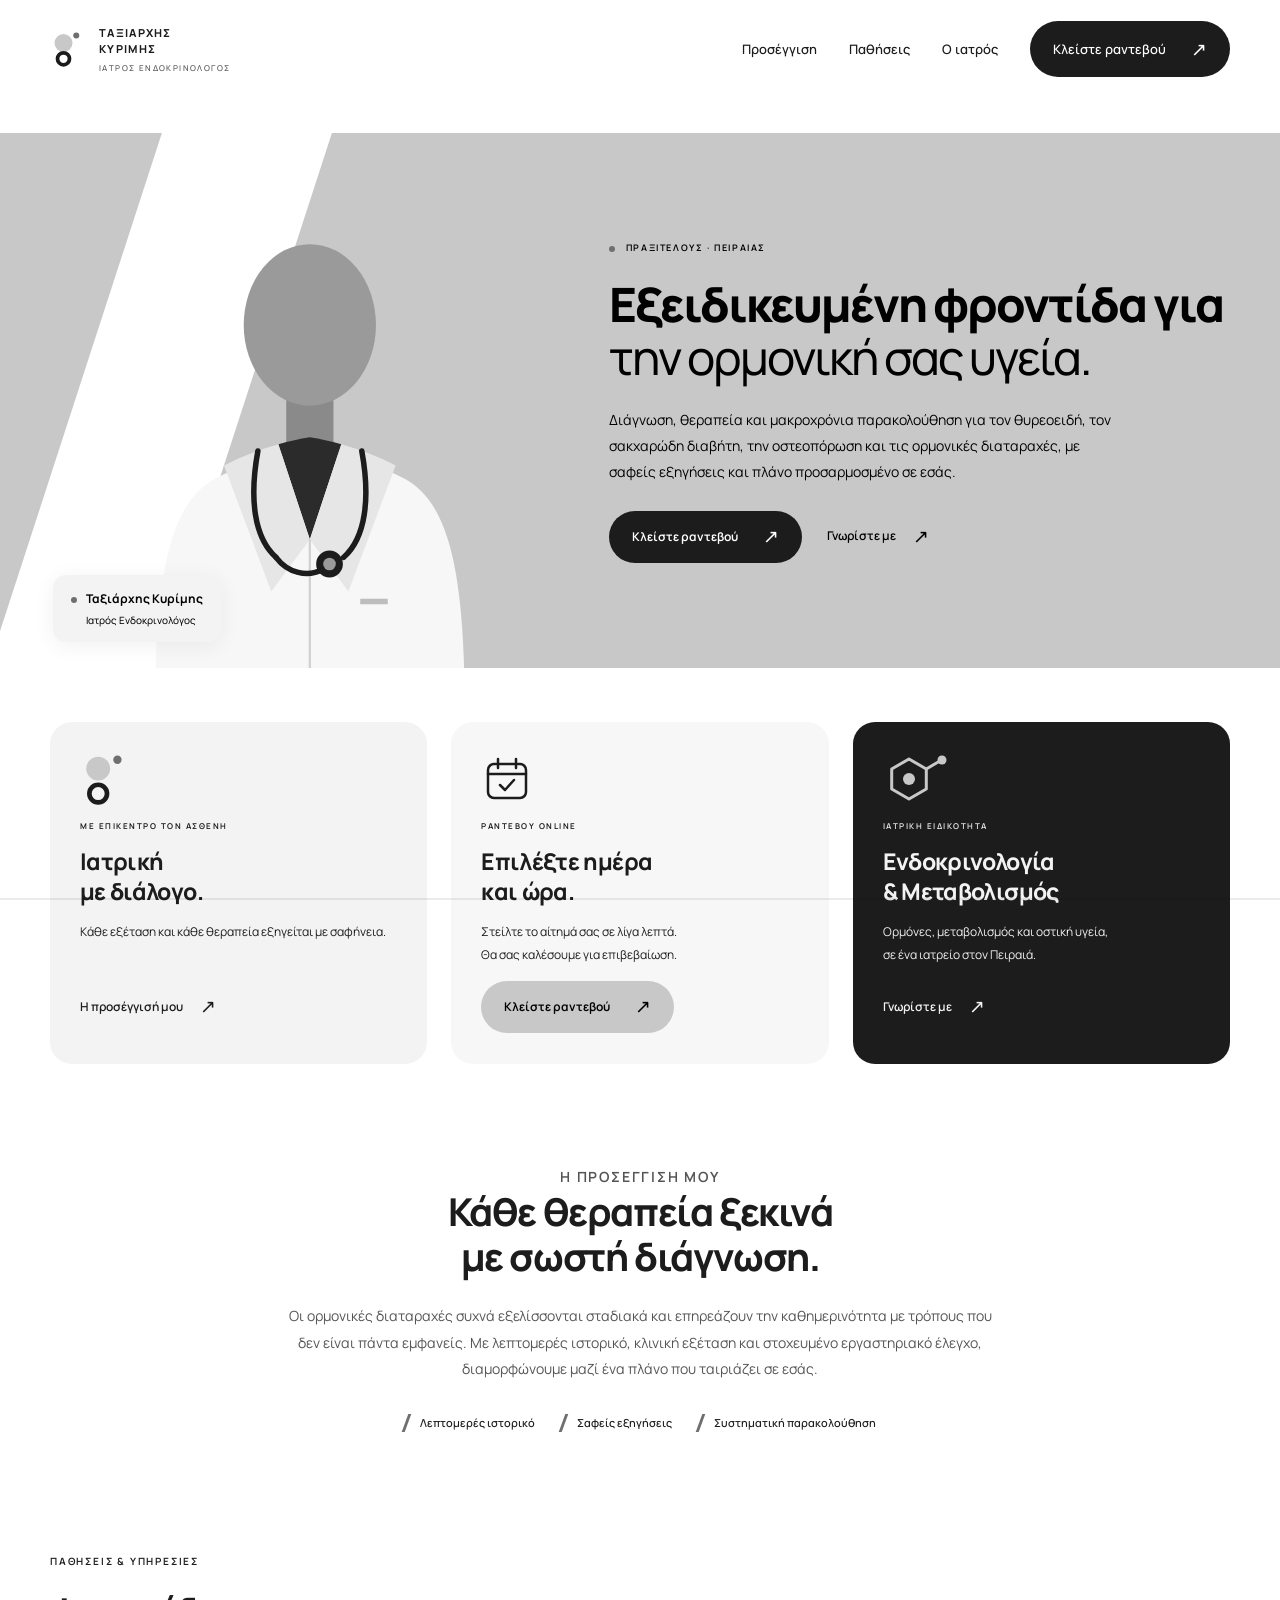
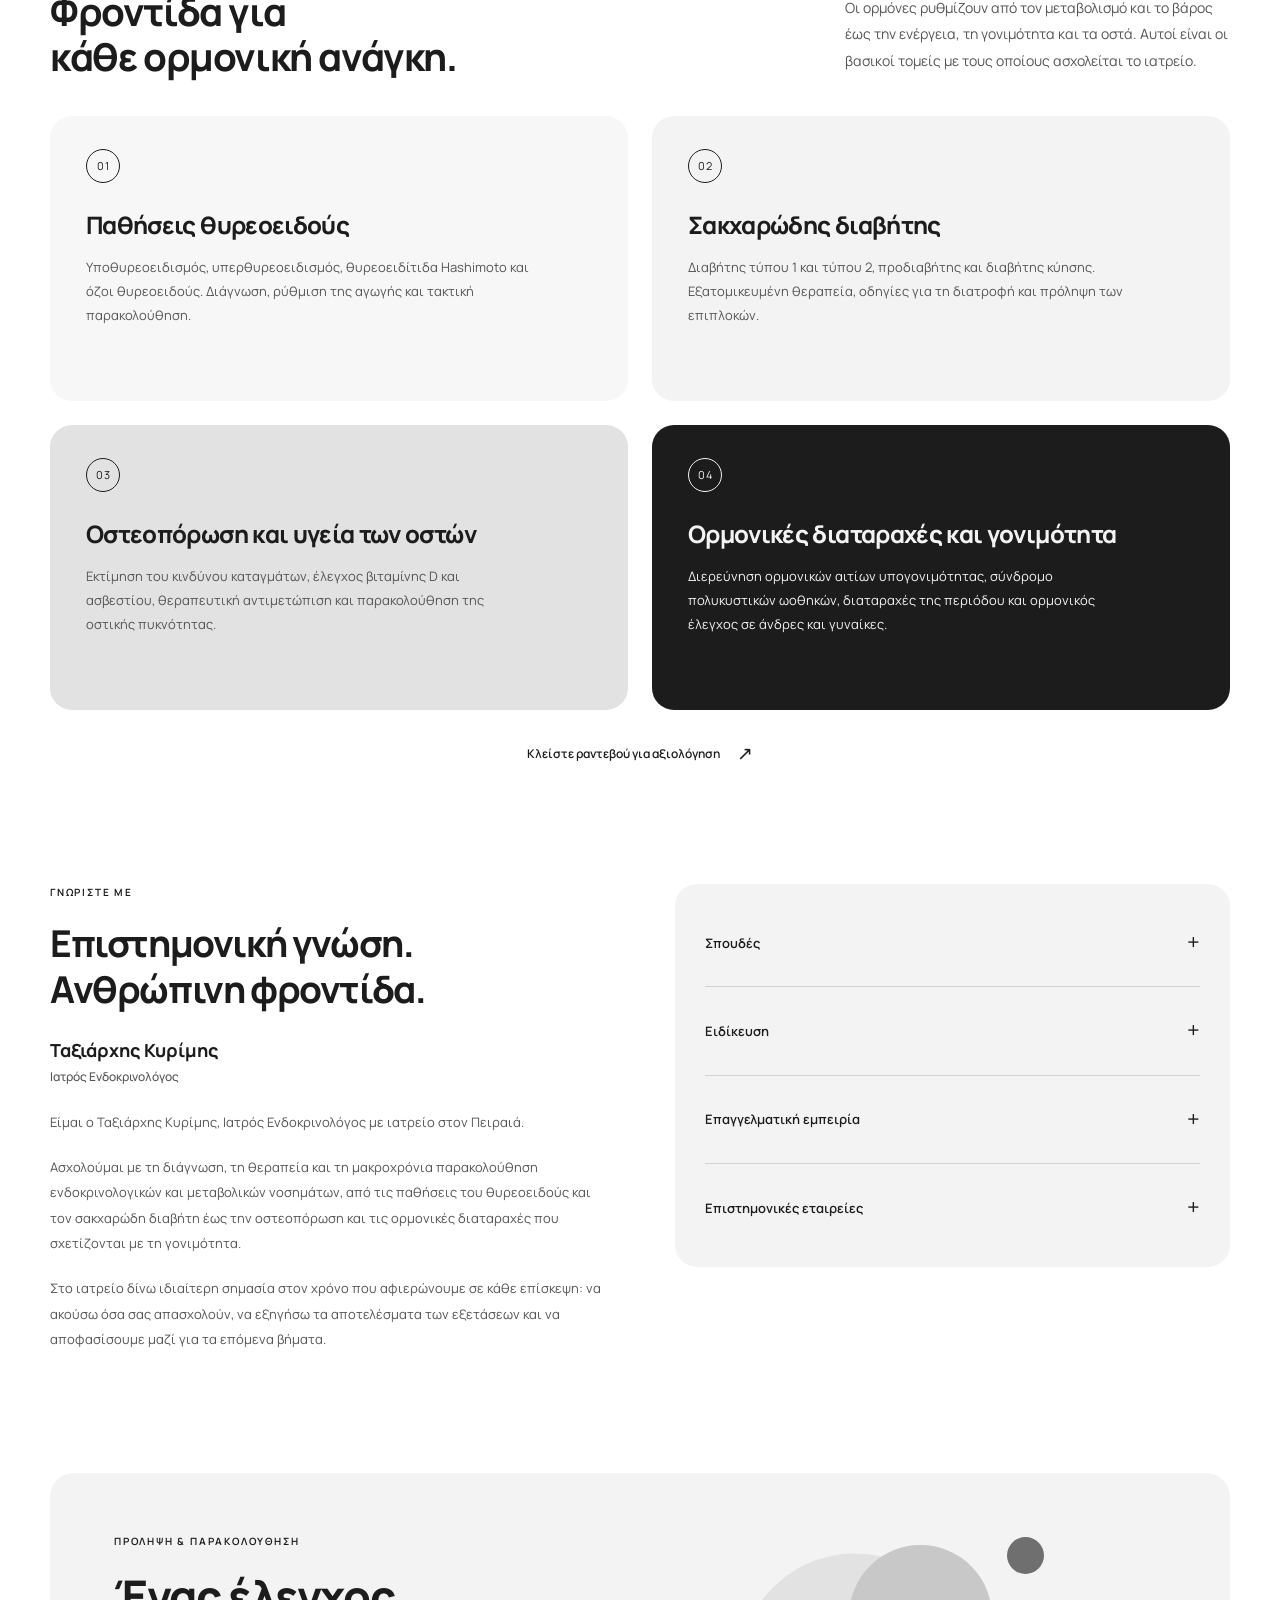
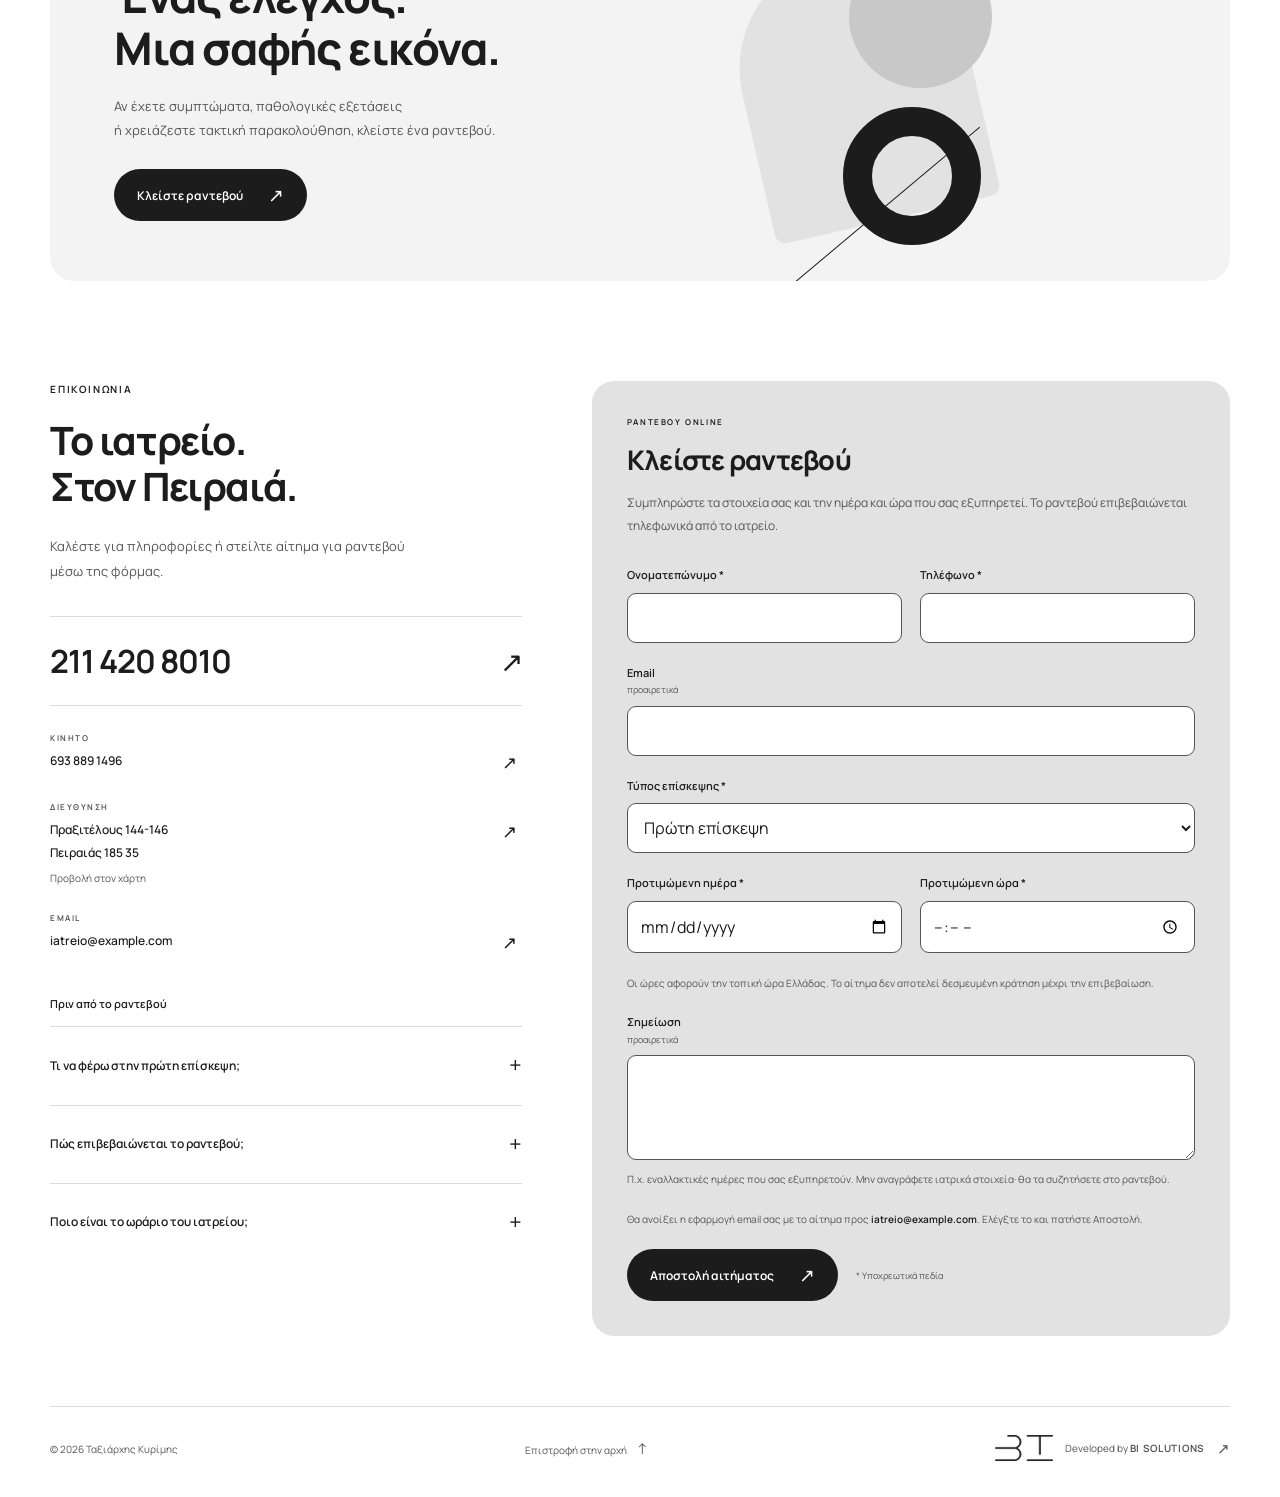
<file: taxiarchis-kyrimis/index.html>
<!doctype html>
<html lang="el">
<head>
  <meta charset="utf-8">
  <meta name="viewport" content="width=device-width, initial-scale=1">
  <meta name="theme-color" content="#ffffff">
  <meta name="description" content="Ταξιάρχης Κυρίμης, Ιατρός Ενδοκρινολόγος στον Πειραιά. Θυρεοειδής, σακχαρώδης διαβήτης, οστεοπόρωση και ορμονικές διαταραχές. Κλείστε ραντεβού online.">
  <meta property="og:title" content="Ταξιάρχης Κυρίμης · Ιατρός Ενδοκρινολόγος">
  <meta property="og:description" content="Εξειδικευμένη φροντίδα για την ορμονική σας υγεία. Ιατρείο ενδοκρινολογίας στον Πειραιά, Πραξιτέλους 144-146.">
  <meta property="og:type" content="website">
  <title>Ταξιάρχης Κυρίμης · Ιατρός Ενδοκρινολόγος</title>
  <link rel="icon" href="assets/mark.svg" type="image/svg+xml">
  <style>
    html.page-loading{overflow:hidden}
    .page-loader{display:none;position:fixed;inset:0;z-index:200;background:#fff;color:#1c1c1c;place-items:center;font-family:Manrope,system-ui,sans-serif}
    .page-loading .page-loader,.page-ready .page-loader{display:grid}
    .page-loading body> :not(.page-loader){visibility:hidden}
    .page-loader-content{text-align:center;padding:24px}
    .page-loader-mark{display:grid;place-items:center;width:100px;height:100px;margin:0 auto 24px;background:#f3f3f3;border-radius:30px}
    .page-loader-mark svg{display:block;width:60px;height:60px}
    .page-loader-pulse{transform-box:fill-box;transform-origin:center;animation:loader-breathe 1.6s ease-in-out infinite}
    .page-loader-name{font-size:18px;font-weight:650;line-height:1.6;margin:0 0 8px}
    .page-loader-label{font-size:12px;line-height:1.6;color:#555;margin:0}
    .page-loader-line{display:block;position:relative;overflow:hidden;width:96px;height:2px;margin:24px auto 0;background:#e2e2e2;border-radius:2px}
    .page-loader-line:after{content:'';position:absolute;inset:0 auto 0 0;width:40px;background:#1c1c1c;animation:loader-progress 1.6s ease-in-out infinite}
    .page-ready .page-loader{opacity:0;visibility:hidden;pointer-events:none;transition:opacity .32s ease,visibility 0s .32s}
    @keyframes loader-breathe{50%{transform:scale(.88);opacity:.65}}
    @keyframes loader-progress{from{transform:translateX(-40px)}to{transform:translateX(96px)}}
    @media(prefers-reduced-motion:reduce){.page-loader-pulse,.page-loader-line:after{animation:none}.page-loader-line:after{left:28px}.page-ready .page-loader{transition:none}}
  </style>
  <script>
    (() => {
      const root = document.documentElement;
      root.classList.add('page-loading');
      let finished = false;
      const fallback = window.setTimeout(finishLoading, 6000);

      function finishLoading() {
        if (finished) return;
        finished = true;
        window.clearTimeout(fallback);
        root.classList.replace('page-loading', 'page-ready');
        const reducedMotion = window.matchMedia('(prefers-reduced-motion: reduce)').matches;
        window.setTimeout(() => {
          document.getElementById('page-loader')?.remove();
          root.classList.remove('page-ready');
        }, reducedMotion ? 0 : 350);
      }

      document.addEventListener('DOMContentLoaded', () => {
        if (finished) {
          document.getElementById('page-loader')?.remove();
          return;
        }
        const portrait = document.querySelector('.hero-portrait > img');
        const portraitReady = !portrait ? Promise.resolve() : new Promise(resolve => {
          const decodePortrait = () => {
            if (typeof portrait.decode === 'function') portrait.decode().catch(() => {}).then(resolve);
            else resolve();
          };
          if (portrait.complete) decodePortrait();
          else {
            portrait.addEventListener('load', decodePortrait, { once: true });
            portrait.addEventListener('error', resolve, { once: true });
          }
        });
        Promise.allSettled([document.fonts?.ready, portraitReady]).then(() => {
          window.requestAnimationFrame(() => window.requestAnimationFrame(finishLoading));
        });
      }, { once: true });
      window.addEventListener('pageshow', event => {
        if (event.persisted) finishLoading();
      });
    })();
  </script>
  <link rel="preload" href="assets/fonts/manrope-greek-variable.woff2" as="font" type="font/woff2" crossorigin>
  <link rel="preload" href="assets/fonts/manrope-latin-variable.woff2" as="font" type="font/woff2" crossorigin>
  <link rel="stylesheet" href="assets/fonts/manrope.css">
  <link rel="stylesheet" href="styles.css?v=mono1">
  <link rel="preload" as="image" href="assets/portrait-placeholder.svg" fetchpriority="high">
  <script src="script.js?v=mono1" defer></script>
  <script src="contact.js?v=mono1" defer></script>
</head>
<body>
  <div id="page-loader" class="page-loader" role="status" aria-live="polite" aria-atomic="true">
    <div class="page-loader-content">
      <div class="page-loader-mark" aria-hidden="true">
        <svg viewBox="0 0 48 48"><circle class="page-loader-pulse" cx="18" cy="16" r="12" fill="#c8c8c8"/><circle cx="35" cy="6" r="4" fill="#6f6f6f"/><circle cx="18" cy="37" r="8" fill="none" stroke="#1c1c1c" stroke-width="5"/></svg>
      </div>
      <p class="page-loader-name">Ταξιάρχης Κυρίμης</p>
      <p class="page-loader-label">Φόρτωση σελίδας…</p>
      <span class="page-loader-line" aria-hidden="true"></span>
    </div>
  </div>
  <a class="skip-link" href="#main">Μετάβαση στο περιεχόμενο</a>
  <header class="site-header">
    <div class="header-inner container">
      <a class="brand" href="#home" aria-label="Ταξιάρχης Κυρίμης — Αρχική">
        <svg viewBox="0 0 48 48" aria-hidden="true"><circle cx="18" cy="16" r="12" fill="currentColor"/><circle cx="35" cy="6" r="4" fill="#6f6f6f"/><circle cx="18" cy="37" r="8" fill="none" stroke="#1c1c1c" stroke-width="5"/></svg>
        <span>ΤΑΞΙΑΡΧΗΣ<br>ΚΥΡΙΜΗΣ<span class="brand-sub">ΙΑΤΡΟΣ ΕΝΔΟΚΡΙΝΟΛΟΓΟΣ</span></span>
      </a>
      <button class="menu-toggle" type="button" aria-expanded="false" aria-controls="site-nav"><span>Μενού</span><span class="menu-icon" aria-hidden="true"></span></button>
      <nav id="site-nav" class="site-nav" aria-label="Κύρια πλοήγηση">
        <a href="#approach">Προσέγγιση</a>
        <a href="#support">Παθήσεις</a>
        <a href="#about">Ο ιατρός</a>
        <a class="nav-contact" href="#request">Κλείστε ραντεβού <span aria-hidden="true">↗</span></a>
      </nav>
    </div>
  </header>
  <main id="main">
    <section id="home" class="hero" aria-labelledby="hero-title">
      <div class="hero-inner container">
        <div class="hero-portrait">
          <img src="assets/portrait-placeholder.svg" width="1024" height="1536" alt="Ταξιάρχης Κυρίμης, ιατρός ενδοκρινολόγος" fetchpriority="high">
          <div class="portrait-label"><span class="status-dot" aria-hidden="true"></span> Ταξιάρχης Κυρίμης <small>Ιατρός Ενδοκρινολόγος</small></div>
        </div>
        <div class="hero-copy">
          <p class="eyebrow hero-location"><span class="status-dot" aria-hidden="true"></span> ΠΡΑΞΙΤΕΛΟΥΣ · ΠΕΙΡΑΙΑΣ</p>
          <h1 id="hero-title">Εξειδικευμένη φροντίδα για <em>την ορμονική σας υγεία.</em></h1>
          <p class="hero-intro">Διάγνωση, θεραπεία και μακροχρόνια παρακολούθηση για τον θυρεοειδή, τον σακχαρώδη διαβήτη, την οστεοπόρωση και τις ορμονικές διαταραχές, με σαφείς εξηγήσεις και πλάνο προσαρμοσμένο σε εσάς.</p>
          <div class="hero-actions">
            <a class="button" href="#request">Κλείστε ραντεβού <span aria-hidden="true">↗</span></a>
            <a class="text-link" href="#about">Γνωρίστε με <span aria-hidden="true">↗</span></a>
          </div>
        </div>
      </div>
    </section>

    <div class="intro-grid container">
      <article class="intro-card bio-card reveal">
        <svg class="card-mark" viewBox="0 0 100 100" aria-hidden="true"><circle cx="35" cy="30" r="23" fill="#c8c8c8"/><circle cx="72" cy="13" r="8" fill="#6f6f6f"/><circle cx="35" cy="78" r="17" fill="none" stroke="#1c1c1c" stroke-width="9"/></svg>
        <p class="card-kicker">ΜΕ ΕΠΙΚΕΝΤΡΟ ΤΟΝ ΑΣΘΕΝΗ</p>
        <h2>Ιατρική<br>με διάλογο.</h2>
        <p>Κάθε εξέταση και κάθε θεραπεία εξηγείται με σαφήνεια.</p>
        <a class="text-link" href="#approach">Η προσέγγισή μου <span aria-hidden="true">↗</span></a>
      </article>
      <article class="intro-card first-step-card reveal">
        <svg class="card-mark card-chat" viewBox="0 0 52 52" fill="none" aria-hidden="true"><rect x="7" y="11" width="38" height="34" rx="6" stroke="currentColor" stroke-width="2.5"/><path d="M7 21h38M17 6v9M35 6v9" stroke="currentColor" stroke-width="2.5" stroke-linecap="round"/><path d="m19 32 5 5 9-10" stroke="currentColor" stroke-width="2.5" stroke-linecap="round" stroke-linejoin="round"/></svg>
        <p class="card-kicker">ΡΑΝΤΕΒΟΥ ONLINE</p>
        <h2>Επιλέξτε ημέρα<br>και ώρα.</h2>
        <p>Στείλτε το αίτημά σας σε λίγα λεπτά.<br>Θα σας καλέσουμε για επιβεβαίωση.</p>
        <a class="button" href="#request">Κλείστε ραντεβού <span aria-hidden="true">↗</span></a>
      </article>
      <article class="intro-card credential-card reveal">
        <span class="credential-symbol" aria-hidden="true"><svg viewBox="0 0 66 52" fill="none"><path d="M26 6 43.3 16v20L26 46 8.7 36V16Z" stroke="currentColor" stroke-width="3" stroke-linejoin="round"/><path d="M43.3 16 56 8.5" stroke="currentColor" stroke-width="3" stroke-linecap="round"/><circle cx="59" cy="7" r="4.5" fill="currentColor"/><circle cx="26" cy="26" r="6" fill="currentColor"/></svg></span>
        <p class="card-kicker">ΙΑΤΡΙΚΗ ΕΙΔΙΚΟΤΗΤΑ</p>
        <h2>Ενδοκρινολογία<br>& Μεταβολισμός</h2>
        <p>Ορμόνες, μεταβολισμός και οστική υγεία,<br>σε ένα ιατρείο στον Πειραιά.</p>
        <a class="text-link" href="#about">Γνωρίστε με <span aria-hidden="true">↗</span></a>
      </article>
    </div>

    <section id="approach" class="approach-section section container" aria-labelledby="approach-title">
      <div class="section-heading centered reveal">
        <p class="eyebrow">Η ΠΡΟΣΕΓΓΙΣΗ ΜΟΥ</p>
        <h2 id="approach-title">Κάθε θεραπεία ξεκινά <br>με σωστή διάγνωση.</h2>
        <p>Οι ορμονικές διαταραχές συχνά εξελίσσονται σταδιακά και επηρεάζουν την καθημερινότητα με τρόπους που δεν είναι πάντα εμφανείς. Με λεπτομερές ιστορικό, κλινική εξέταση και στοχευμένο εργαστηριακό έλεγχο, διαμορφώνουμε μαζί ένα πλάνο που ταιριάζει σε εσάς.</p>
      </div>
      <div class="approach-values reveal"><span>Λεπτομερές ιστορικό</span><span>Σαφείς εξηγήσεις</span><span>Συστηματική παρακολούθηση</span></div>
    </section>

    <section id="support" class="support-section section container" aria-labelledby="support-title">
      <div class="section-heading split-heading reveal">
        <div><p class="eyebrow">ΠΑΘΗΣΕΙΣ & ΥΠΗΡΕΣΙΕΣ</p><h2 id="support-title">Φροντίδα για<br>κάθε ορμονική ανάγκη.</h2></div>
        <p>Οι ορμόνες ρυθμίζουν από τον μεταβολισμό και το βάρος έως την ενέργεια, τη γονιμότητα και τα οστά. Αυτοί είναι οι βασικοί τομείς με τους οποίους ασχολείται το ιατρείο.</p>
      </div>
      <div class="service-grid">
          <article class="service-card reveal"><span class="service-number">01</span><div><h3>Παθήσεις θυρεοειδούς</h3><p>Υποθυρεοειδισμός, υπερθυρεοειδισμός, θυρεοειδίτιδα Hashimoto και όζοι θυρεοειδούς. Διάγνωση, ρύθμιση της αγωγής και τακτική παρακολούθηση.</p></div></article>
          <article class="service-card reveal"><span class="service-number">02</span><div><h3>Σακχαρώδης διαβήτης</h3><p>Διαβήτης τύπου 1 και τύπου 2, προδιαβήτης και διαβήτης κύησης. Εξατομικευμένη θεραπεία, οδηγίες για τη διατροφή και πρόληψη των επιπλοκών.</p></div></article>
          <article class="service-card reveal"><span class="service-number">03</span><div><h3>Οστεοπόρωση και υγεία των οστών</h3><p>Εκτίμηση του κινδύνου καταγμάτων, έλεγχος βιταμίνης D και ασβεστίου, θεραπευτική αντιμετώπιση και παρακολούθηση της οστικής πυκνότητας.</p></div></article>
          <article class="service-card reveal"><span class="service-number">04</span><div><h3>Ορμονικές διαταραχές και γονιμότητα</h3><p>Διερεύνηση ορμονικών αιτίων υπογονιμότητας, σύνδρομο πολυκυστικών ωοθηκών, διαταραχές της περιόδου και ορμονικός έλεγχος σε άνδρες και γυναίκες.</p></div></article>
        </div>
      <div class="section-action reveal"><a class="text-link" href="#request">Κλείστε ραντεβού για αξιολόγηση <span aria-hidden="true">↗</span></a></div>
    </section>

    <section id="about" class="about-section section container" aria-labelledby="about-title">
      <div class="about-grid">
        <div class="about-copy reveal">
          <p class="eyebrow">ΓΝΩΡΙΣΤΕ ΜΕ</p>
          <h2 id="about-title">Επιστημονική γνώση.<br>Ανθρώπινη φροντίδα.</h2>
          <p class="about-name">Ταξιάρχης Κυρίμης <span>Ιατρός Ενδοκρινολόγος</span></p>
          <div class="body-copy">
            <p>Είμαι ο Ταξιάρχης Κυρίμης, Ιατρός Ενδοκρινολόγος με ιατρείο στον Πειραιά.</p>
            <p>Ασχολούμαι με τη διάγνωση, τη θεραπεία και τη μακροχρόνια παρακολούθηση ενδοκρινολογικών και μεταβολικών νοσημάτων, από τις παθήσεις του θυρεοειδούς και τον σακχαρώδη διαβήτη έως την οστεοπόρωση και τις ορμονικές διαταραχές που σχετίζονται με τη γονιμότητα.</p>
            <p>Στο ιατρείο δίνω ιδιαίτερη σημασία στον χρόνο που αφιερώνουμε σε κάθε επίσκεψη: να ακούσω όσα σας απασχολούν, να εξηγήσω τα αποτελέσματα των εξετάσεων και να αποφασίσουμε μαζί για τα επόμενα βήματα.</p>
          </div>
        </div>
        <div class="qualification-panel"><div class="qualifications reveal">
          <details><summary>Σπουδές <span aria-hidden="true">+</span></summary><div class="details-content"><p><span class="todo">ΠΡΟΣ ΣΥΜΠΛΗΡΩΣΗ</span>Πτυχίο Ιατρικής: πανεπιστήμιο και έτος αποφοίτησης. Μεταπτυχιακοί τίτλοι ή διδακτορικό, αν υπάρχουν.</p></div></details>
          <details><summary>Ειδίκευση <span aria-hidden="true">+</span></summary><div class="details-content"><p><span class="todo">ΠΡΟΣ ΣΥΜΠΛΗΡΩΣΗ</span>Τίτλος ειδικότητας Ενδοκρινολογίας: νοσοκομείο και κλινική όπου έγινε η ειδίκευση.</p></div></details>
          <details><summary>Επαγγελματική εμπειρία <span aria-hidden="true">+</span></summary><div class="details-content"><p><span class="todo">ΠΡΟΣ ΣΥΜΠΛΗΡΩΣΗ</span>Νοσοκομεία, κλινικές και συνεργασίες, με τα αντίστοιχα έτη.</p></div></details>
          <details><summary>Επιστημονικές εταιρείες <span aria-hidden="true">+</span></summary><div class="details-content"><p><span class="todo">ΠΡΟΣ ΣΥΜΠΛΗΡΩΣΗ</span>Ιατρικός Σύλλογος και επιστημονικές εταιρείες στις οποίες είναι μέλος.</p></div></details>
        </div></div>
      </div>
    </section>

    <section class="conversation-banner container reveal" aria-labelledby="conversation-title">
      <div><p class="eyebrow">ΠΡΟΛΗΨΗ & ΠΑΡΑΚΟΛΟΥΘΗΣΗ</p><h2 id="conversation-title">Ένας έλεγχος.<br>Μια σαφής εικόνα.</h2><p>Αν έχετε συμπτώματα, παθολογικές εξετάσεις<br>ή χρειάζεστε τακτική παρακολούθηση, κλείστε ένα ραντεβού.</p><a class="button" href="#request">Κλείστε ραντεβού <span aria-hidden="true">↗</span></a></div>
      <div class="banner-art" aria-hidden="true"><span class="art-arch"></span><span class="art-circle"></span><span class="art-dot"></span><span class="art-ring"></span><span class="art-line"></span></div>
    </section>

    <section id="contact" class="contact-section section container" aria-labelledby="contact-title">
      <div class="contact-grid">
        <div class="contact-copy">
          <div class="reveal"><p class="eyebrow">ΕΠΙΚΟΙΝΩΝΙΑ</p><h2 id="contact-title">Το ιατρείο.<br>Στον Πειραιά.</h2><p class="section-intro">Καλέστε για πληροφορίες ή στείλτε αίτημα για ραντεβού μέσω της φόρμας.</p></div>
          <a class="contact-phone reveal" href="tel:+302114208010">211 420 8010 <span aria-hidden="true">↗</span></a>
        <div class="contact-links reveal"><a href="tel:+306938891496"><span>ΚΙΝΗΤΟ</span><strong>693 889 1496</strong><i aria-hidden="true">↗</i></a><a href="https://www.google.com/maps/search/?api=1&query=%CE%A0%CF%81%CE%B1%CE%BE%CE%B9%CF%84%CE%AD%CE%BB%CE%BF%CF%85%CF%82%20144%2C%20%CE%A0%CE%B5%CE%B9%CF%81%CE%B1%CE%B9%CE%AC%CF%82%20185%2035" target="_blank" rel="noopener noreferrer"><span>ΔΙΕΥΘΥΝΣΗ</span><strong>Πραξιτέλους 144-146<br>Πειραιάς 185 35</strong><i aria-hidden="true">↗</i><small>Προβολή στον χάρτη</small></a><a href="mailto:iatreio@example.com"><span>EMAIL</span><strong>iatreio@example.com</strong><i aria-hidden="true">↗</i></a></div>
          <div class="faq reveal"><h3>Πριν από το ραντεβού</h3><details><summary>Τι να φέρω στην πρώτη επίσκεψη; <span aria-hidden="true">+</span></summary><div class="details-content"><p>Φέρτε τις πρόσφατες εξετάσεις αίματος, τυχόν υπερηχογραφήματα ή άλλες απεικονιστικές εξετάσεις και μια λίστα με τα φάρμακα και τα συμπληρώματα που λαμβάνετε.</p></div></details><details><summary>Πώς επιβεβαιώνεται το ραντεβού; <span aria-hidden="true">+</span></summary><div class="details-content"><p>Μετά την αποστολή του αιτήματος θα σας καλέσουμε για να επιβεβαιώσουμε την ημέρα και την ώρα. Για οποιαδήποτε αλλαγή καλέστε στο <a href="tel:+302114208010">211 420 8010</a>.</p></div></details><details><summary>Ποιο είναι το ωράριο του ιατρείου; <span aria-hidden="true">+</span></summary><div class="details-content"><p><span class="todo">ΠΡΟΣ ΣΥΜΠΛΗΡΩΣΗ</span>Ημέρες και ώρες λειτουργίας του ιατρείου.</p></div></details></div>
        </div>
        <div id="request" class="contact-box reveal" aria-labelledby="request-title">
          <p class="contact-box-label">ΡΑΝΤΕΒΟΥ ONLINE</p>
          <h3 id="request-title">Κλείστε ραντεβού</h3>
          <p class="contact-box-intro" id="request-help">Συμπληρώστε τα στοιχεία σας και την ημέρα και ώρα που σας εξυπηρετεί. Το ραντεβού επιβεβαιώνεται τηλεφωνικά από το ιατρείο.</p>
          <form id="appointment-form" class="contact-form" action="mailto:iatreio@example.com" method="post" enctype="text/plain" data-email="iatreio@example.com" aria-describedby="request-help email-help">
            <div class="form-field"><label for="request-name">Ονοματεπώνυμο <span>*</span></label><input id="request-name" name="name" type="text" autocomplete="name" maxlength="80" required></div>
            <div class="form-field"><label for="request-phone">Τηλέφωνο <span>*</span></label><input id="request-phone" name="phone" type="tel" autocomplete="tel" maxlength="30" required></div>
            <div class="form-field form-field-wide"><label for="request-email">Email <small>προαιρετικά</small></label><input id="request-email" name="email" type="email" autocomplete="email" maxlength="254"></div>
            <div class="form-field form-field-wide"><label for="request-visit">Τύπος επίσκεψης <span>*</span></label><select id="request-visit" name="visit" required><option value="Πρώτη επίσκεψη">Πρώτη επίσκεψη</option><option value="Επανεξέταση">Επανεξέταση</option><option value="Αξιολόγηση εξετάσεων">Αξιολόγηση εξετάσεων</option></select></div>
            <div class="form-field"><label for="request-date">Προτιμώμενη ημέρα <span>*</span></label><input id="request-date" name="date" type="date" required aria-describedby="time-help"></div>
            <div class="form-field"><label for="request-time">Προτιμώμενη ώρα <span>*</span></label><input id="request-time" name="time" type="time" step="900" required aria-describedby="time-help"></div>
            <p class="form-note form-field-wide" id="time-help">Οι ώρες αφορούν την τοπική ώρα Ελλάδας. Το αίτημα δεν αποτελεί δεσμευμένη κράτηση μέχρι την επιβεβαίωση.</p>
            <div class="form-field form-field-wide"><label for="request-note">Σημείωση <small>προαιρετικά</small></label><textarea id="request-note" name="note" rows="3" maxlength="300" aria-describedby="note-help"></textarea><small class="field-help" id="note-help">Π.χ. εναλλακτικές ημέρες που σας εξυπηρετούν. Μην αναγράφετε ιατρικά στοιχεία· θα τα συζητήσετε στο ραντεβού.</small></div>
            <p class="form-note form-field-wide" id="email-help">Θα ανοίξει η εφαρμογή email σας με το αίτημα προς <strong>iatreio@example.com</strong>. Ελέγξτε το και πατήστε Αποστολή.</p>
            <div class="form-submit form-field-wide"><button class="button" type="submit">Αποστολή αιτήματος <span aria-hidden="true">↗</span></button><small>* Υποχρεωτικά πεδία</small></div>
            <p class="form-status form-field-wide" id="request-status" role="status" aria-live="polite"></p>
            <noscript><p class="form-note form-field-wide">Μπορείτε επίσης να καλέσετε στο <a href="tel:+302114208010">211 420 8010</a> ή να στείλετε email στο <a href="mailto:iatreio@example.com">iatreio@example.com</a>.</p></noscript>
          </form>
        </div>
      </div>
    </section>
  </main>
  <footer class="site-footer container" id="footer">
          <span>© <span id="year">2026</span> Ταξιάρχης Κυρίμης</span>
          <a href="#home">Επιστροφή στην αρχή <span aria-hidden="true">↑</span></a>
          <a class="developer-credit" href="http://bisolutions.group/" target="_blank" rel="noopener noreferrer" aria-label="Developed by BI SOLUTIONS (opens in a new tab)">
            <span class="developer-logo" aria-hidden="true"><img src="assets/bi-solutions-logo.png" width="257" height="256" alt="" loading="lazy"></span>
            <small>Developed by <strong>BI SOLUTIONS</strong></small>
            <i aria-hidden="true">↗</i>
          </a>
        </footer>
  <div class="scroll-progress" aria-hidden="true"><span></span></div>
</body>
</html>
</file>
<file: taxiarchis-kyrimis/assets/fonts/manrope.css>
/* greek */
@font-face {
  font-family: 'Manrope';
  font-style: normal;
  font-weight: 200 800;
  font-display: swap;
  src: url('manrope-greek-variable.woff2') format('woff2');
  unicode-range: U+0370-0377, U+037A-037F, U+0384-038A, U+038C, U+038E-03A1, U+03A3-03FF;
}
/* latin-ext */
@font-face {
  font-family: 'Manrope';
  font-style: normal;
  font-weight: 200 800;
  font-display: swap;
  src: url('manrope-latin-ext-variable.woff2') format('woff2');
  unicode-range: U+0100-02BA, U+02BD-02C5, U+02C7-02CC, U+02CE-02D7, U+02DD-02FF, U+0304, U+0308, U+0329, U+1D00-1DBF, U+1E00-1E9F, U+1EF2-1EFF, U+2020, U+20A0-20AB, U+20AD-20C4, U+2113, U+2C60-2C7F, U+A720-A7FF;
}
/* latin */
@font-face {
  font-family: 'Manrope';
  font-style: normal;
  font-weight: 200 800;
  font-display: swap;
  src: url('manrope-latin-variable.woff2') format('woff2');
  unicode-range: U+0000-00FF, U+0131, U+0152-0153, U+02BB-02BC, U+02C6, U+02DA, U+02DC, U+0304, U+0308, U+0329, U+2000-206F, U+20AC, U+2122, U+2191, U+2193, U+2212, U+2215, U+FEFF, U+FFFD;
}
</file>
<file: taxiarchis-kyrimis/styles.css>
:root{--paper:#fff;--cream:#f3f3f3;--sand:#e2e2e2;--sage:#c8c8c8;--forest:#1c1c1c;--deep:#000;--terracotta:#6f6f6f;--ink:#1c1c1c;--muted:#555;--line:rgba(0,0,0,.14);--sans:'Manrope',sans-serif}
*{box-sizing:border-box}
html{scroll-behavior:smooth;scroll-padding-top:115px}
body{margin:0;background:var(--paper);color:var(--ink);font-family:var(--sans);font-size:16px;font-synthesis:none;-webkit-font-smoothing:antialiased}
img,svg{display:block;max-width:100%}
a{color:inherit;text-decoration:none}
button,input,select,textarea{font:inherit}
a,button,summary{-webkit-tap-highlight-color:transparent}
a:focus-visible,button:focus-visible,summary:focus-visible{outline:2px solid var(--forest);outline-offset:6px}
::selection{background:var(--forest);color:var(--cream)}
.container{width:min(1180px,calc(100% - 80px));margin-inline:auto}
.skip-link{position:fixed;z-index:100;top:-100px;left:20px;padding:15px;background:var(--forest);color:white;border-radius:10px}
.skip-link:focus{top:15px}
.site-header{position:sticky;top:0;z-index:20;background:rgba(255,255,255,.97);transition:box-shadow .25s}
.site-header.scrolled{box-shadow:0 1px 0 var(--line)}
.header-inner{display:flex;justify-content:space-between;align-items:center;gap:30px;min-height:98px}
.brand{display:flex;align-items:center;gap:13px;font-size:11px;font-weight:750;line-height:1.5;letter-spacing:1.3px;flex:none}
.brand svg{width:36px;height:46px;color:var(--sage)}
.brand-sub{display:block;color:var(--muted);font-size:8px;font-weight:500;letter-spacing:1.4px;margin-top:4px}
.site-nav{display:flex;align-items:center;gap:32px;font-size:13px;font-weight:550}
.site-nav>a:hover{color:var(--deep);text-decoration:underline;text-underline-offset:5px}
.nav-contact{display:inline-flex;gap:25px;align-items:center;background:var(--forest);color:white;padding:15px 23px;border-radius:40px}
.site-nav .nav-contact:hover{background:var(--deep);color:white;text-decoration:none}
.nav-contact span{font-size:19px}
.menu-toggle{display:none}
.hero{position:relative;background:var(--sage);color:var(--deep);margin-top:35px}
.hero:before{content:'';position:absolute;inset:0 auto 0 max(0px,calc(50% - 565px));width:170px;transform:skewX(-18deg);background:white}
.hero-inner{position:relative;display:grid;grid-template-columns:44% 56%;min-height:535px}
.hero-portrait{position:relative;min-width:0}
.hero-portrait>img{position:absolute;bottom:0;left:50%;transform:translateX(-50%);height:605px;width:auto;max-width:none;filter:grayscale(1)}
.portrait-label{position:absolute;bottom:26px;left:3px;background:rgba(243,243,243,.96);border-radius:13px;padding:15px 18px;font-size:12px;font-weight:700;box-shadow:0 4px 22px rgba(0,0,0,.06)}
.portrait-label small{display:block;font-size:10px;font-weight:450;margin:6px 0 0 15px}
.status-dot{display:inline-block;flex:none;vertical-align:middle;width:6px;height:6px;background:var(--terracotta);border-radius:50%;margin-right:7px}
.hero-copy{position:relative;padding:47px 0 45px 40px;align-self:center}
.eyebrow{font-size:10px;font-weight:650;letter-spacing:1.8px;line-height:1.7;margin:0 0 20px}
.hero-location{font-size:9px;letter-spacing:1.6px;margin-bottom:22px}
h1,h2,h3,p{overflow-wrap:break-word}
h1{font-size:clamp(40px,3.7vw,54px);font-weight:800;line-height:1.12;letter-spacing:-2px;margin:0 0 23px}
h1 em{font-style:normal;font-weight:450;font-size:1em;letter-spacing:inherit}
.hero-intro{max-width:505px;font-size:14px;line-height:1.85;margin:0 0 26px}
.hero-actions{display:flex;align-items:center;flex-wrap:wrap;gap:25px}
.button{display:inline-flex;align-items:center;justify-content:center;gap:25px;min-height:52px;padding:15px 23px;border:0;border-radius:40px;background:var(--forest);color:white;font-size:12px;font-weight:650;line-height:1.6;cursor:pointer;transition:background .2s,transform .2s}
.button:hover{background:var(--deep);transform:translateY(-2px)}
.button span{font-size:19px;line-height:1}
.text-link{display:inline-flex;align-items:center;gap:17px;font-size:12px;font-weight:600;line-height:1.7}
.text-link span{font-size:19px;line-height:1}
.text-link:hover{text-decoration:underline;text-underline-offset:5px}
.intro-grid{display:grid;grid-template-columns:repeat(3,minmax(0,1fr));grid-template-rows:auto auto auto 1fr auto;gap:14px 24px;margin-top:54px}
.intro-card{border-radius:22px;min-width:0;min-height:345px;padding:31px 30px;display:grid;grid-row:span 5;grid-template-rows:52px auto auto 1fr 52px;grid-template-rows:subgrid;align-items:start;justify-items:start}
.intro-card .card-kicker{grid-row:2;margin:0}
.intro-card h2{grid-row:3;font-size:23px;font-weight:750;line-height:1.3;letter-spacing:-.65px;margin:0}
.intro-card p:not(.card-kicker){grid-row:4;font-size:12px;line-height:1.9;margin:0}
.intro-card>a{grid-row:5;min-height:52px;align-self:end}
.card-kicker{font-size:8px;font-weight:650;letter-spacing:1.5px;line-height:1.8;margin:0 0 14px}
.bio-card{position:relative;background:var(--cream)}
.card-mark{grid-row:1;width:52px;height:52px;margin:0}
.card-chat{color:var(--forest)}
.first-step-card{background:#f7f7f7}
.first-step-card .button{background:var(--sage);color:var(--deep)}
.first-step-card .button:hover{background:var(--sand)}
.credential-card{background:var(--forest);color:var(--cream)}
.credential-symbol{grid-row:1;display:flex;align-items:center;height:52px;font-size:48px;font-weight:400;letter-spacing:-2px;line-height:1;margin:0;color:var(--sage)}
.credential-symbol svg{width:66px;height:52px}
.credential-card .card-kicker{color:var(--sand)}
.section{padding-top:100px;padding-bottom:20px;scroll-margin-top:15px}
h2{font-size:clamp(30px,3vw,43px);line-height:1.17;font-weight:750;letter-spacing:-1.4px;margin:0 0 25px}
.section-heading>p,.section-heading>div+p{font-size:14px;line-height:1.9;color:var(--muted);margin:0}
.centered{text-align:center;max-width:710px;margin-inline:auto}
.centered h2{margin-bottom:23px}
.approach-values{display:flex;justify-content:center;flex-wrap:wrap;gap:16px 27px;margin-top:30px;font-size:11px;line-height:1.8;font-weight:550}
.approach-values span{display:flex;align-items:center;gap:12px}
.approach-values span:before{content:'';display:inline-block;width:3px;height:18px;background:var(--terracotta);transform:skew(-20deg)}
.split-heading{display:flex;align-items:flex-end;justify-content:space-between;gap:40px;margin-bottom:36px}
.split-heading>div{flex:1}
.split-heading h2{margin-bottom:0}
.split-heading>p{max-width:385px;padding-bottom:5px}
.service-grid{display:grid;grid-template-columns:repeat(2,minmax(0,1fr));gap:24px}
.service-card{display:flex;flex-direction:column;align-items:flex-start;min-height:285px;padding:33px 36px;border-radius:22px;background:#f7f7f7}
.service-card:nth-child(2){background:var(--cream)}
.service-card:nth-child(3){background:var(--sand)}
.service-card:nth-child(4){background:var(--forest);color:var(--cream)}
.service-number{font-size:11px;letter-spacing:1px;border:1px solid currentColor;width:34px;height:34px;border-radius:50%;display:flex;justify-content:center;align-items:center;margin-bottom:26px}
.service-card h3{font-size:24px;font-weight:750;letter-spacing:-.65px;line-height:1.3;margin:0 0 15px}
.service-card p{font-size:13px;line-height:1.85;margin:0;color:var(--muted);max-width:445px}
.service-card:nth-child(4) p{color:var(--cream)}
.section-action{text-align:center;margin-top:31px}
.about-grid{display:grid;grid-template-columns:1fr 1fr;gap:70px;align-items:start}
.about-copy h2{font-size:37px;line-height:1.24}
.about-name{font-size:18px;font-weight:750;margin:0 0 25px}
.about-name span{display:block;font-size:12px;color:var(--muted);font-weight:500;margin-top:6px}
.body-copy{font-size:13px;line-height:1.95;color:var(--muted)}
.body-copy p{margin:0 0 20px}
.qualification-panel{background:var(--cream);border-radius:22px;padding:15px 30px}
details{border-top:1px solid var(--line)}
details:first-child{border-top:0}
summary{display:flex;justify-content:space-between;align-items:center;gap:20px;cursor:pointer;font-size:13px;font-weight:600;line-height:1.7;padding:25px 0;list-style:none}
summary::-webkit-details-marker{display:none}
summary>span{font-size:22px;font-weight:400;flex:none;transition:transform .2s}
details[open]>summary>span{transform:rotate(45deg)}
.qualifications summary>span{transition:transform .4s cubic-bezier(.4,0,.2,1)}
.qualifications details.is-collapsing>summary>span{transform:rotate(0)}
.details-content{padding:0 0 25px;font-size:12px;line-height:1.9;color:var(--muted)}
.details-content p{margin:0 0 15px}
.details-content p:last-child{margin-bottom:0}
.todo{display:inline-block;padding:0 6px;border-radius:5px;background:var(--cream);border:1px dashed var(--muted);color:var(--ink);font-size:10px;font-weight:650;letter-spacing:.6px;line-height:1.8;margin-right:6px}
.details-content a{text-decoration:underline;text-underline-offset:4px}
.timeline>div{border-left:1px solid var(--line);position:relative;padding:0 0 24px 20px;margin-left:3px}
.timeline>div:last-child{padding-bottom:0}
.timeline>div:before{content:'';position:absolute;width:5px;height:5px;background:var(--forest);border-radius:50%;top:7px;left:-3px}
.timeline .date{font-size:8px;font-weight:650;letter-spacing:.7px;color:var(--forest)}
.timeline h3{font-size:13px;font-weight:650;line-height:1.6;margin:5px 0;color:var(--ink)}
.timeline p{font-size:11px;line-height:1.8}
.training-list{list-style:none;margin:0;padding:0}
.training-list li{padding:10px 0}
.training-list strong{display:block;font-size:12px;font-weight:650;color:var(--ink)}
.training-list span{display:block;font-size:11px}
.conversation-banner{position:relative;display:grid;grid-template-columns:1.1fr 1fr;gap:30px;overflow:hidden;border-radius:24px;background:var(--cream);margin-top:80px;padding:60px 64px}
.conversation-banner>div:first-child{position:relative;z-index:1}
.conversation-banner h2{font-size:45px;margin-bottom:19px}
.conversation-banner p:not(.eyebrow){font-size:13px;line-height:1.9;margin:0 0 26px;color:var(--muted)}
.banner-art{position:relative;min-height:280px;align-self:center}
.banner-art span{position:absolute;display:block}
.art-arch{width:230px;height:270px;top:16px;left:65px;background:var(--sand);border-radius:130px 130px 12px 12px;transform:rotate(-13deg)}
.art-circle{width:143px;height:143px;top:8px;left:170px;background:var(--sage);border-radius:50%}
.art-dot{width:37px;height:37px;top:0;left:328px;background:var(--terracotta);border-radius:50%}
.art-ring{width:138px;height:138px;left:164px;top:170px;border:29px solid var(--forest);border-radius:50%}
.art-line{width:250px;height:1px;top:270px;left:80px;background:var(--forest);transform:rotate(-40deg)}
.contact-section{padding-bottom:70px}
.contact-grid{display:grid;grid-template-columns:.85fr 1.15fr;gap:70px;align-items:start}
.contact-copy h2{font-size:39px}
.section-intro{font-size:13px;line-height:1.9;color:var(--muted);margin:0 0 30px;max-width:360px}
.contact-phone{display:flex;align-items:center;justify-content:space-between;gap:10px;font-size:32px;font-weight:650;letter-spacing:-1px;line-height:1.5;padding:20px 0;border-top:1px solid var(--line);border-bottom:1px solid var(--line);margin:32px 0 26px}
.contact-phone span{font-size:28px;font-weight:400}
.contact-links{display:grid;grid-template-columns:1fr;gap:27px}
.contact-links>a{display:grid;grid-template-columns:1fr 20px;gap:7px}
.contact-links>a>span{grid-column:1/-1;font-size:8px;font-weight:650;letter-spacing:1.5px;color:var(--muted)}
.contact-links strong{font-size:12px;line-height:1.9;font-weight:550;overflow-wrap:anywhere}
.contact-links i{font-size:18px;font-style:normal}
.contact-links small{grid-column:1/-1;font-size:10px;color:var(--muted)}
.contact-links>a:hover strong{text-decoration:underline;text-underline-offset:4px}
.faq{margin:40px 0 0}
.faq h3{font-size:11px;font-weight:600;line-height:1.8;margin:0 0 12px}
.faq details:first-of-type{border-top:1px solid var(--line)}
.faq summary{font-size:12px;padding:20px 0}
.contact-box{padding:35px;border-radius:22px;background:var(--sand);scroll-margin-top:125px;min-width:0}
.contact-box-label{font-size:8px;font-weight:650;letter-spacing:1.6px;margin:0 0 15px}
.contact-box h3{font-size:27px;font-weight:750;letter-spacing:-.75px;line-height:1.3;margin:0 0 15px}
.contact-box-intro{font-size:12px;line-height:1.9;color:var(--muted);margin:0 0 28px}
.contact-form{display:grid;grid-template-columns:minmax(0,1fr) minmax(0,1fr);gap:21px 18px}
.form-field{min-width:0}
.form-field-wide{grid-column:1/-1}
.form-field label{display:block;font-size:11px;font-weight:600;line-height:1.7;margin:0 0 8px}
.form-field label small{font-size:9px;font-weight:400;color:var(--muted);display:block}
.form-field input,.form-field select,.form-field textarea{display:block;width:100%;min-width:0;border:1px solid var(--muted);border-radius:9px;background:white;color:var(--ink);font-size:16px;line-height:1.5;padding:12px;color-scheme:light}
.form-field textarea{resize:vertical;min-height:105px;max-height:300px}
.form-field input:focus,.form-field select:focus,.form-field textarea:focus{outline:2px solid var(--forest);outline-offset:2px}
.form-note,.field-help{font-size:10px;line-height:1.85;color:var(--muted);margin:0}
.field-help{display:block;margin-top:10px}
.form-note strong{font-weight:600;color:var(--ink);overflow-wrap:anywhere}
.form-submit{display:flex;align-items:center;gap:18px;flex-wrap:wrap}
.form-submit small{font-size:9px;color:var(--muted)}
.form-status{font-size:11px;line-height:1.9;margin:0;color:var(--ink)}
.form-status:empty{display:none}
.site-footer{display:flex;justify-content:space-between;align-items:center;flex-wrap:wrap;gap:20px;padding:28px 0 35px;border-top:1px solid var(--line);font-size:10px;color:var(--muted)}
.site-footer a>span{font-size:15px;margin-left:8px}
.site-footer .developer-credit{display:flex;align-items:center;gap:12px;width:fit-content}
.site-footer .developer-logo{display:block;position:relative;flex:none;width:58px;height:27px;overflow:hidden;margin:0}
.developer-logo img{position:absolute;width:92px;height:auto;max-width:none;left:-17px;top:-33px;filter:brightness(0);opacity:.85}
.developer-credit small{font-size:10px;line-height:1.7}
.developer-credit strong{font-weight:650;letter-spacing:.7px}
.developer-credit i{font-size:15px;font-style:normal}
.developer-credit:hover small{text-decoration:underline;text-underline-offset:4px}
.scroll-progress{position:fixed;bottom:0;left:0;right:0;height:2px;z-index:30;background:rgba(0,0,0,.08);pointer-events:none}
.scroll-progress span{display:block;width:100%;height:100%;background:var(--forest);transform:scaleX(0);transform-origin:left}
.js .reveal{opacity:0;transform:translateY(20px);transition:opacity .65s ease,transform .65s ease}
.js .reveal.visible{opacity:1;transform:none}
@media(max-width:1100px){
  .container{width:calc(100% - 64px)}
  .site-nav{gap:22px;font-size:12px}
  .hero-inner{grid-template-columns:42% 58%;min-height:520px}
  .hero-portrait>img{height:560px}
  .hero-copy{padding-left:27px}
  h1{font-size:45px;letter-spacing:-1.7px}
  .hero-intro{font-size:13px}
  .hero:before{left:6%;width:130px}
  .intro-grid{column-gap:18px}
  .intro-card{padding:27px 23px}
  .intro-card h2,.credential-card h2{font-size:20px}
  .about-grid,.contact-grid{gap:40px}
  .about-copy h2{font-size:32px}
  .conversation-banner{padding:45px}
  .banner-art{transform:scale(.85);transform-origin:left center}
  .contact-phone{font-size:28px}
}
@media(max-width:800px){
  .header-inner{min-height:85px}
  .site-nav{gap:16px;font-size:11px}
  .nav-contact{padding:13px 17px;gap:13px}
  .hero{margin-top:32px}
  .hero-inner{min-height:480px;grid-template-columns:40% 60%}
  .hero-portrait>img{height:510px}
  .hero-copy{padding-left:25px}
  h1{font-size:38px;letter-spacing:-1.4px}
  .hero-actions{gap:15px}
  .button{font-size:11px;gap:18px;padding:14px 20px}
  .portrait-label{left:-5px;font-size:10px;padding:13px}
  .portrait-label small{font-size:9px}
  .section{padding-top:75px}
  .about-grid,.contact-grid{grid-template-columns:1fr;gap:35px}
  .about-copy{max-width:600px}
  .contact-copy{display:grid;grid-template-columns:1fr 1fr;gap:0 30px}
  .contact-copy>div:first-child,.contact-copy .contact-phone,.faq{grid-column:1/-1}
  .contact-copy .contact-links{grid-column:1/-1;grid-template-columns:1fr 1fr}
  .conversation-banner{padding:40px;grid-template-columns:1.2fr 1fr;gap:0}
  .conversation-banner h2{font-size:36px}
  .banner-art{transform:scale(.6)}
}
@media(max-width:900px){
  .intro-grid{grid-template-columns:1fr;grid-template-rows:none;gap:17px;margin-top:30px}
  .intro-card{grid-row:auto;display:flex;flex-direction:column;align-items:flex-start;min-height:0;padding:28px;border-radius:19px}
  .card-mark,.credential-symbol{margin-bottom:20px}
  .intro-card .card-kicker{margin-bottom:14px}
  .intro-card h2{font-size:23px;margin-bottom:16px}
  .intro-card p:not(.card-kicker){margin-bottom:18px}
  .intro-card>a{align-self:flex-start;margin-top:auto}
}
@media(max-width:760px){
  html{scroll-padding-top:90px}
  .container{width:calc(100% - 40px)}
  .header-inner{min-height:78px;gap:20px}
  .brand{font-size:9px;letter-spacing:1.1px;gap:10px}
  .brand svg{width:29px;height:38px}
  .brand-sub{font-size:7px}
  .menu-toggle{display:flex;align-items:center;gap:12px;color:var(--ink);background:none;border:0;padding:14px 0;font-size:11px;cursor:pointer}
  .menu-icon{width:20px;height:8px;border-top:1px solid var(--ink);border-bottom:1px solid var(--ink);transition:transform .2s}
  .menu-toggle[aria-expanded=true] .menu-icon{transform:rotate(-45deg)}
  .site-nav{display:none;position:absolute;top:100%;left:0;right:0;padding:15px 20px 25px;background:white;box-shadow:0 8px 14px rgba(0,0,0,.07);flex-direction:column;align-items:stretch;gap:0;font-size:14px}
  .site-nav.open{display:flex}
  .site-nav>a{padding:15px 0}
  .site-nav .nav-contact{padding:14px 20px;justify-content:space-between;margin-top:7px}
  .hero{margin-top:30px}
  .hero:before{left:13%;width:90px;bottom:auto;height:280px}
  .hero-inner{display:flex;flex-direction:column;min-height:0;width:100%}
  .hero-portrait{height:260px;order:0;overflow:visible;isolation:isolate}
  .hero-portrait>img{height:330px;left:50%;max-width:none;bottom:-38px;clip-path:inset(0 0 38px)}
  .portrait-label{left:20px;bottom:18px;padding:11px 14px;font-size:10px}
  .hero-copy{background:var(--sage);padding:24px 25px 36px;align-self:stretch;z-index:1}
  .hero-location{font-size:8px;margin-bottom:16px}
  h1{font-size:clamp(37px,9.5vw,55px);letter-spacing:-1.8px;line-height:1.08;margin-bottom:20px}
  h1 em{letter-spacing:inherit;font-size:1em}
  .hero-intro{font-size:13px;line-height:1.85;margin-bottom:24px}
  .hero-actions{gap:17px}
  .button{min-height:50px;font-size:11px;padding:14px 20px;gap:18px}
  .text-link{font-size:11px;gap:12px}
  .section{padding-top:65px;padding-bottom:10px}
  h2{font-size:31px;letter-spacing:-1px;line-height:1.2}
  .section-heading>p,.section-heading>div+p{font-size:13px;line-height:1.9}
  .centered h2 br{display:none}
  .approach-values{justify-content:flex-start;gap:15px;margin-top:25px;padding-left:15px}
  .split-heading{display:block;margin-bottom:27px}
  .split-heading h2{margin-bottom:20px}
  .split-heading>p{max-width:none}
  .service-grid{grid-template-columns:1fr;gap:17px}
  .service-card{padding:29px 28px;min-height:265px;border-radius:19px}
  .service-card h3{font-size:22px}
  .service-card p{font-size:13px}
  .section-action{text-align:left;margin-top:24px}
  .about-copy h2{font-size:30px}
  .about-grid{gap:25px}
  .qualification-panel{padding:7px 23px;border-radius:19px}
  summary{font-size:12px;padding:23px 0}
  .conversation-banner{margin-top:55px;padding:34px 27px 30px;display:block;border-radius:19px}
  .conversation-banner h2{font-size:35px}
  .conversation-banner p:not(.eyebrow){font-size:12px}
  .banner-art{transform:scale(.63);transform-origin:top left;min-height:0;height:200px;width:390px;margin-top:36px;margin-left:18px}
  .contact-section{padding-bottom:40px}
  .contact-copy{display:block}
  .contact-copy h2{font-size:33px}
  .contact-phone{font-size:31px;margin-top:26px}
  .contact-copy .contact-links{grid-template-columns:1fr;gap:25px}
  .faq{margin-top:33px}
  .contact-grid{gap:28px}
  .contact-box{padding:29px 23px;border-radius:19px;scroll-margin-top:95px}
  .contact-box h3{font-size:25px}
  .contact-form{grid-template-columns:1fr;gap:20px}
  .form-field-wide{grid-column:auto}
  .form-field label small{display:inline;font-size:9px;margin-left:5px}
  .site-footer{font-size:9px;padding:24px 0 30px;gap:24px}
  .site-footer .developer-credit{flex-basis:100%;justify-content:flex-start}
}
@media(prefers-reduced-motion:reduce){html{scroll-behavior:auto}.js .reveal{opacity:1;transform:none;transition:none}*,*:before,*:after{transition:none!important}.button:hover{transform:none}}
</file>
